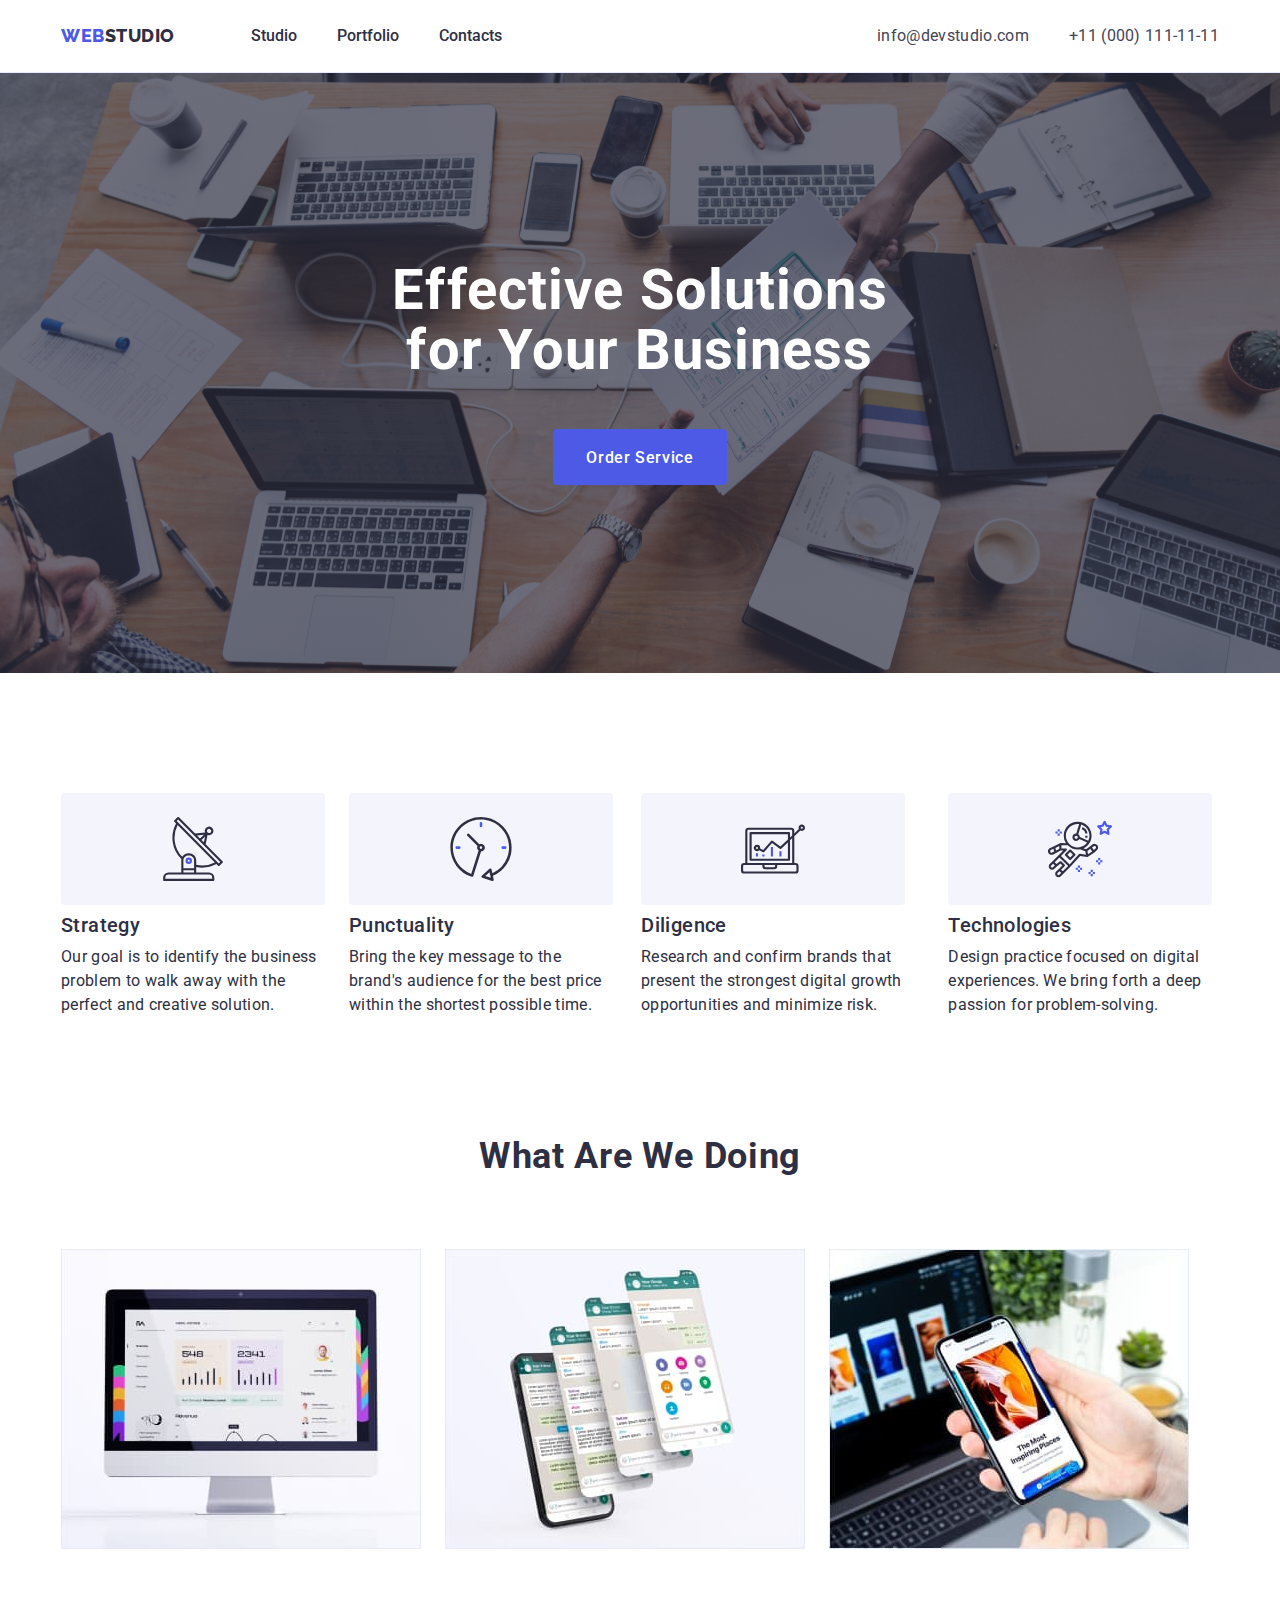
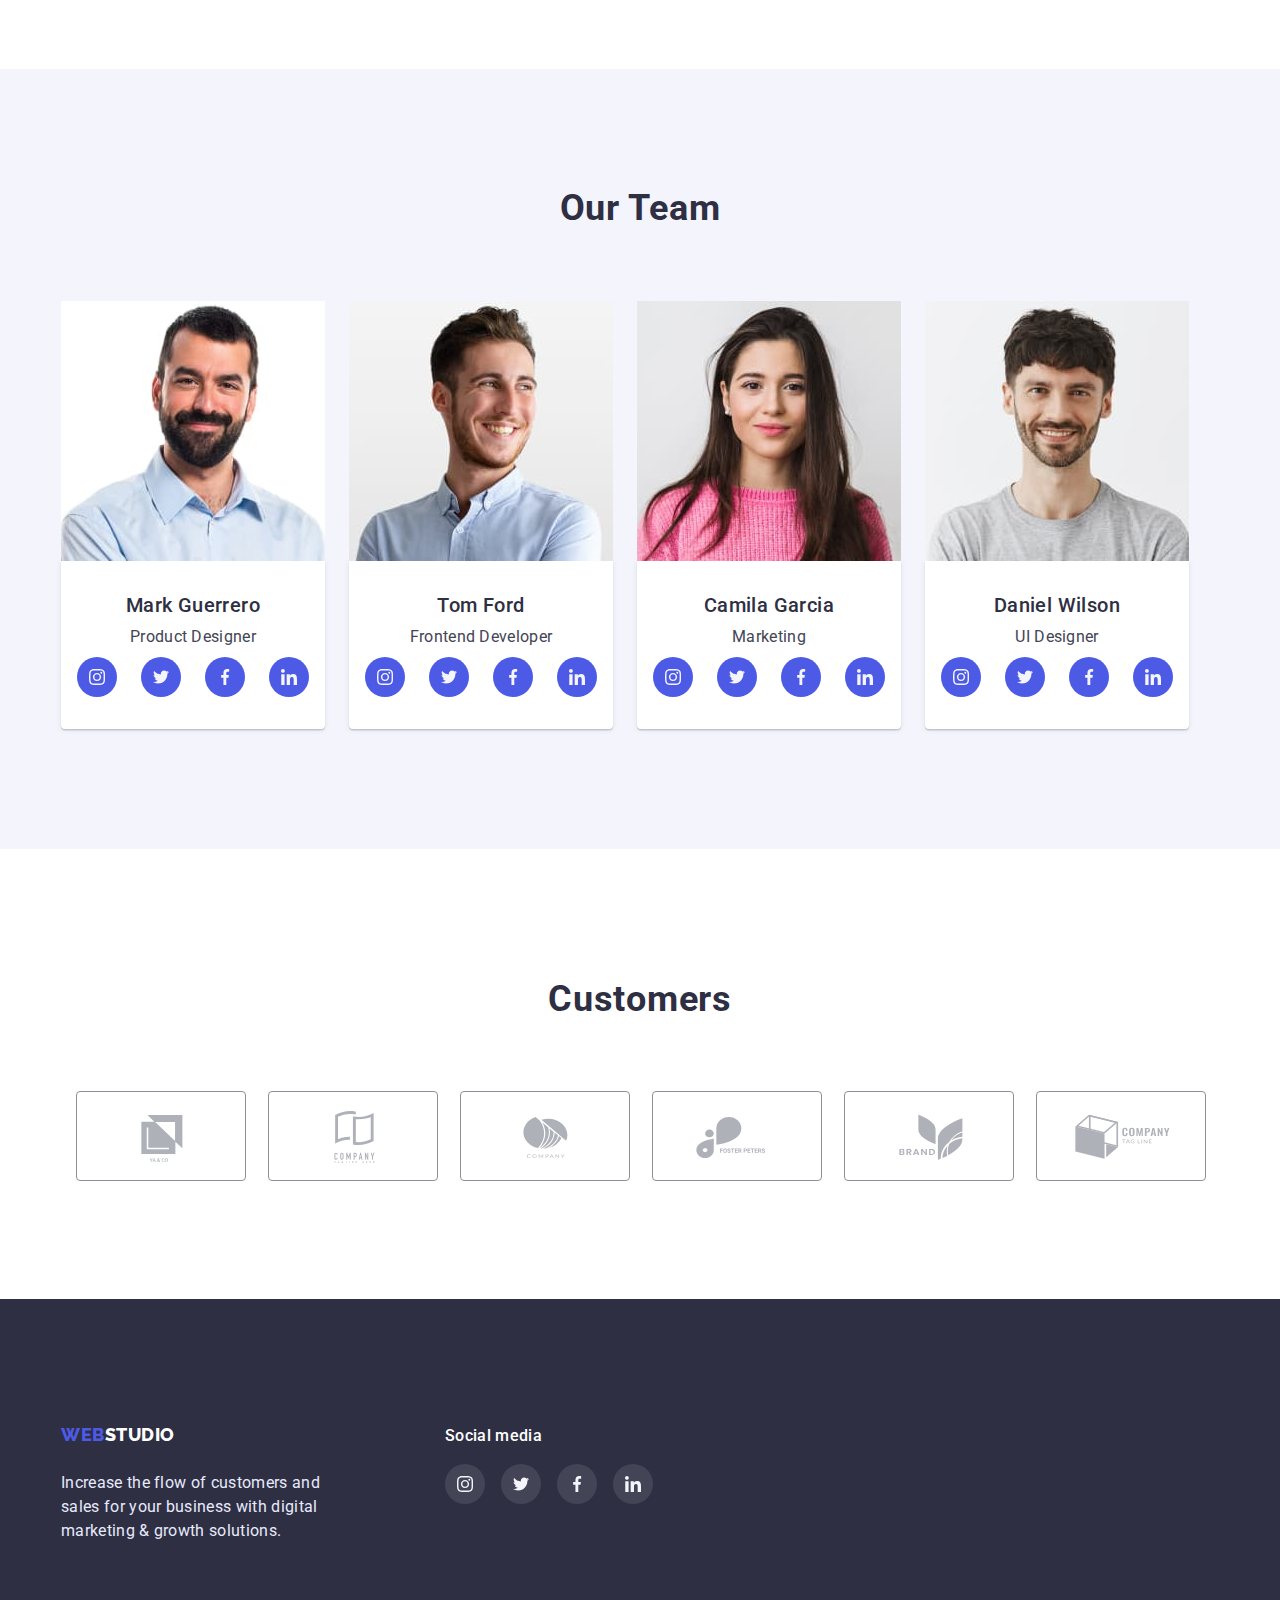
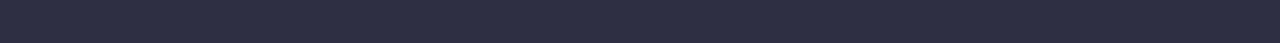
<file: index.html>
<!DOCTYPE html>
<html lang="en">
  <head>
    <meta charset="UTF-8" />
    <meta http-equiv="X-UA-Compatible" content="IE=edge" />
    <meta name="viewport" content="width=device-width, initial-scale=1.0" />
    <link rel="preconnect" href="https://fonts.googleapis.com" />
    <link rel="preconnect" href="https://fonts.gstatic.com" crossorigin />
    <link
      href="https://fonts.googleapis.com/css2?family=Raleway:wght@800&family=Roboto:wght@400;500;700;900&display=swap"
      rel="stylesheet"
    />

    <link
      rel="stylesheet"
      href="https://cdnjs.cloudflare.com/ajax/libs/modern-normalize/1.1.0/modern-normalize.min.css"
      integrity="sha512-wpPYUAdjBVSE4KJnH1VR1HeZfpl1ub8YT/NKx4PuQ5NmX2tKuGu6U/JRp5y+Y8XG2tV+wKQpNHVUX03MfMFn9Q=="
      crossorigin="anonymous"
      referrerpolicy="no-referrer"
    />
    <title>WebStudio</title>
    <link rel="stylesheet" href="./css/styles.css" />
  </head>
  <body>
    <header class="header">
      <div class="container header-container">
        <nav class="nav-header">
          <a href="./index.html" class="logo"
            ><span class="logo-first-part">Web</span
            ><span class="logo-second-part">Studio</span></a
          >
          <ul class="menu-navigation list">
            <li>
              <a class="menu-nav" href="./index.html">Studio</a>
            </li>
            <li>
              <a class="menu-nav" href="./portfolio.html">Portfolio</a>
            </li>
            <li><a class="menu-nav" href>Contacts</a></li>
          </ul>
        </nav>
        <address>
          <ul class="address-navigation list">
            <li>
              <a class="address-nav" href="mailto:info@devstudio.com"
                >info@devstudio.com</a
              >
            </li>
            <li>
              <a class="address-nav" href="tel:+110001111111"
                >+11 (000) 111-11-11</a
              >
            </li>
          </ul>
        </address>
      </div>
    </header>
    <main>
      <section class="section title">
        <div class="container">
          <h1 class="title-desc">Effective Solutions for Your Business</h1>
          <button type="button" class="main-btn">Order Service</button>
        </div>
      </section>

      <section class="section features">
        <div class="container">
          <h2 hidden>"Features">Features</h2>
          <ul class="features list">
            <li >
              <div class="features-items">
                <svg class="icon-antenna"> 
                  <use href="./images/icons.svg#icon-antenna"></use>
                </svg>
              </div>
              <h3 class="features-titles">Strategy</h3>
              <p class="features-desc">
                Our goal is to identify the business problem to walk away with
                the perfect and creative solution.
              </p>
            </li>
            <li>
              <div class="features-items">
                <svg class="icon-clock" > 
                <use href="./images/icons.svg#icon-clock"></use>
                </svg>
              </div>
              <h3 class="features-titles">Punctuality</h3>
              <p class="features-desc">
                Bring the key message to the brand's audience for the best price
                within the shortest possible time.
              </p>
            
            </li>
            <li>
              <div class="features-items">
                <svg class="icon-diagram">
                  <use href="./images/icons.svg#icon-diagram"> </use>
                </svg>
              </div>
              <h3 class="features-titles">Diligence</h3>
              <p class="features-desc">
                Research and confirm brands that present the strongest digital
                growth opportunities and minimize risk.
              </p>
            </li>
            <li>
              <div class="features-items">
                <svg class="icon-astronaut">
                  <use href="./images/icons.svg#icon-astronaut"></use>
                </svg>
              </div>
              <h3 class="features-titles">Technologies</h3>
              <p class="features-desc">
                Design practice focused on digital experiences. We bring forth a
                deep passion for problem-solving.
              </p>
            </li>
          </ul>
        </div>
      </section>

      <section class="section about">
        <div class="container">
          <h2 class="title-aboutus">What are we doing</h2>
          <ul class="about-us list">
            <li class="cards-aboutus">
              <img
                src="./images/img1.jpg"
                alt="Desktop"
                width="360"
                height="300"
              />
            </li>
            <li class="cards-aboutus">
              <img
                src="./images/img2.jpg"
                alt="phones"
                width="360"
                height="300"
              />
            </li>
            <li>
              <img
                src="./images/img3.jpg"
                alt="Desktop and mobile"
                width="360"
                height="300"
              />
            </li>
          </ul>
        </div>
      </section>

      <section class="section our-team">
        <div class="container">
        <h2 class="title-aboutus">Our Team</h2>
          <ul class="team-items list">
          <li class="team-item">
            <img
              src="./images/card1.jpg"
              alt="Mark Guerrero Product
             Designer"
              width="264"
              height="260"
            />
            <div class="team-name">
            <h3 class="title-names">Mark Guerrero</h3>
            <p class="card-desc">Product Designer</p>

            <ul class="list icons">
              <li class="team-icon">
            <a class="social-networks">
              <svg class="inst"> 
                <use href="./images/icons.svg#icon-instagram"> </use>
              </svg>
            </a>
          </li>
            <li class="team-icon">
            <a class="social-networks">
              <svg class="twitter"> 
                <use href="./images/icons.svg#icon-twitter"> </use>
              </svg>
            </a>
          </li>
          <li class="team-icon">
            <a class="social-networks">
              <svg class="facebook"> 
                <use href="./images/icons.svg#icon-facebook"> </use>
              </svg>
            </a>
          </li>
          <li class="team-icon">
            <a class="social-networks">
              <svg class="linkedin"> 
                <use href="./images/icons.svg#icon-linkedin"> </use>
              </svg>
            </a>
          </li>
          </ul>

            </div>
            
          </li>
          <li class="team-item">
            <img
              src="./images/card2.jpg"
              alt="Tom Ford Frontend Developer"
              width="264"
              height="260"
            />
            <div class="team-name">
            <h3 class="title-names">Tom Ford</h3>
            <p class="card-desc">Frontend Developer</p>

            <ul class="list icons">
              <li class="team-icon">
            <a class="social-networks">
              <svg class="inst"> 
                <use href="./images/icons.svg#icon-instagram"> </use>
              </svg>
            </a>
          </li>
          <li class="team-icon">
            <a class="social-networks">
              <svg class="twitter"> 
                <use href="./images/icons.svg#icon-twitter"> </use>
              </svg>
            </a>
          </li>
          <li class="team-icon">
            <a class="social-networks">
              <svg class="facebook"> 
                <use href="./images/icons.svg#icon-facebook"> </use>
              </svg>
            </a>
          </li>
          <li class="team-icon">
            <a class="social-networks">
              <svg class="linkedin"> 
                <use href="./images/icons.svg#icon-linkedin"> </use>
              </svg>
            </a>
          </li>
          </ul>
            </div>
          </li>
          <li class="team-item">
            <img
              src="./images/card3.jpg"
              alt="Camila Garcia Marketing"
              width="264"
              height="260"
            />
            <div class="team-name">
            <h3 class="title-names">Camila Garcia</h3>
            <p class="card-desc">Marketing</p>
            <ul class="list icons">
              <li class="team-icon">
            <a class="social-networks">
              <svg class="inst"> 
                <use href="./images/icons.svg#icon-instagram"> </use>
              </svg>
            </a>     
          </li>
          <li class="team-icon">   
            <a class="social-networks">
              <svg class="twitter"> 
                <use href="./images/icons.svg#icon-twitter"> </use>
              </svg>
            </a>
          </li>  
          <li class="team-icon">
            <a class="social-networks">
              <svg class="facebook"> 
                <use href="./images/icons.svg#icon-facebook"> </use>
              </svg>
            </a>
          </li>
          <li class="team-icon"> 
            <a class="social-networks">
              <svg class="linkedin"> 
                <use href="./images/icons.svg#icon-linkedin"> </use>
              </svg>
            </a>
          </li>
          </ul>
            </div>

          <li class="team-item">
            <img
              src="./images/card4.jpg"
              alt="Daniel Wilson UI Designer"
              width="264"
              height="260"
            />
             <div class="team-name">
            <h3 class="title-names">Daniel Wilson</h3>
            <p class="card-desc">UI Designer</p>
            <ul class="list icons">
              <li class="team-icon">
            <a class="social-networks">
              <svg class="inst"> 
                <use href="./images/icons.svg#icon-instagram"> </use>
              </svg>
            </a>
          </li>
          <li class="team-icon"> 
            <a class="social-networks">
              <svg class="twitter"> 
                <use href="./images/icons.svg#icon-twitter"> </use>
              </svg>
            </a>
          </li>
          <li class="team-icon">  
            <a class="social-networks">
              <svg class="facebook"> 
                <use href="./images/icons.svg#icon-facebook"> </use>
              </svg>
            </a>
          </li>
          <li class="team-icon">
            <a class="social-networks">
              <svg class="linkedin"> 
                <use href="./images/icons.svg#icon-linkedin"> </use>
              </svg>
            </a>
          </li>
          </ul>

            </div>
          </li>
        </ul>
        </div>
      </section>

      <section class="section customers">
        <div class="container">
          <h1 class="title-customers">Customers</h1>
          <ul class="list companies">
            <li class="customers-icons">
              <a class="border-icon">
                <svg class="icon-in-border" width="104" height="56">
                  <use href="./images/icons.svg#icon-Logo-1"></use>
                </svg>
              </a>
            </li>
            <li class="customers-icons">
              <a class="border-icon">
                <svg class="icon-in-border" width="104" height="56">
                  <use href="./images/icons.svg#icon-Logo-2"></use>
                </svg>
              </a>
            </li>
            <li class="customers-icons">
              <a class="border-icon">
                <svg class="icon-in-border" width="104" height="56">
                  <use href="./images/icons.svg#icon-Logo-3"></use>
                </svg>
              </a>
            </li>
            <li class="customers-icons">
              <a class="border-icon">
                <svg class="icon-in-border" width="104" height="56">
                  <use href="./images/icons.svg#icon-Logo-4"></use>
                </svg>
              </a>
            </li>
            <li class="customers-icons">
              <a class="border-icon">
                <svg class="icon-in-border" width="104" height="56">
                  <use href="./images/icons.svg#icon-Logo-5"></use>
                </svg>
              </a>
            </li>
            <li class="customers-icons">
              <a class="border-icon">
                <svg class="icon-in-border" width="104" height="56">
                  <use href="./images/icons.svg#icon-Logo-6"></use>
                </svg>
              </a>
            </li>
          </ul>
        </div>

      </section>

    </main>
    <footer class="footer">
      <div class="container foot-cont">
        <div>
      <a href="./index.html" class="logo"
            ><span class="logo-first-part-footer">Web</span
            ><span class="logo-second-part-footer">Studio</span></a
          >
      <p class="footer-desc">
        Increase the flow of customers and sales for your business with digital
        marketing & growth solutions.
      </p>
    </div>
    <div class="footer-media">
      <h3 class="social-media">Social media</h3>
      <ul class="list icons-footer">
        <li class="team-icon">
      <a class="social-networks-footer">
        <svg class="inst"> 
          <use href="./images/icons.svg#icon-instagram"> </use>
        </svg>
      </a>
    </li>
    <li class="team-icon"> 
      <a class="social-networks-footer">
        <svg class="twitter"> 
          <use href="./images/icons.svg#icon-twitter"> </use>
        </svg>
      </a>
    </li>
    <li class="team-icon">  
      <a class="social-networks-footer">
        <svg class="facebook"> 
          <use href="./images/icons.svg#icon-facebook"> </use>
        </svg>
      </a>
    </li>
    <li class="team-icon">
      <a class="social-networks-footer">
        <svg class="linkedin"> 
          <use href="./images/icons.svg#icon-linkedin"> </use>
        </svg>
      </a>
    </li>
    </ul>
  </div>
</div>
    </footer>
  </body>
</html>
</file>
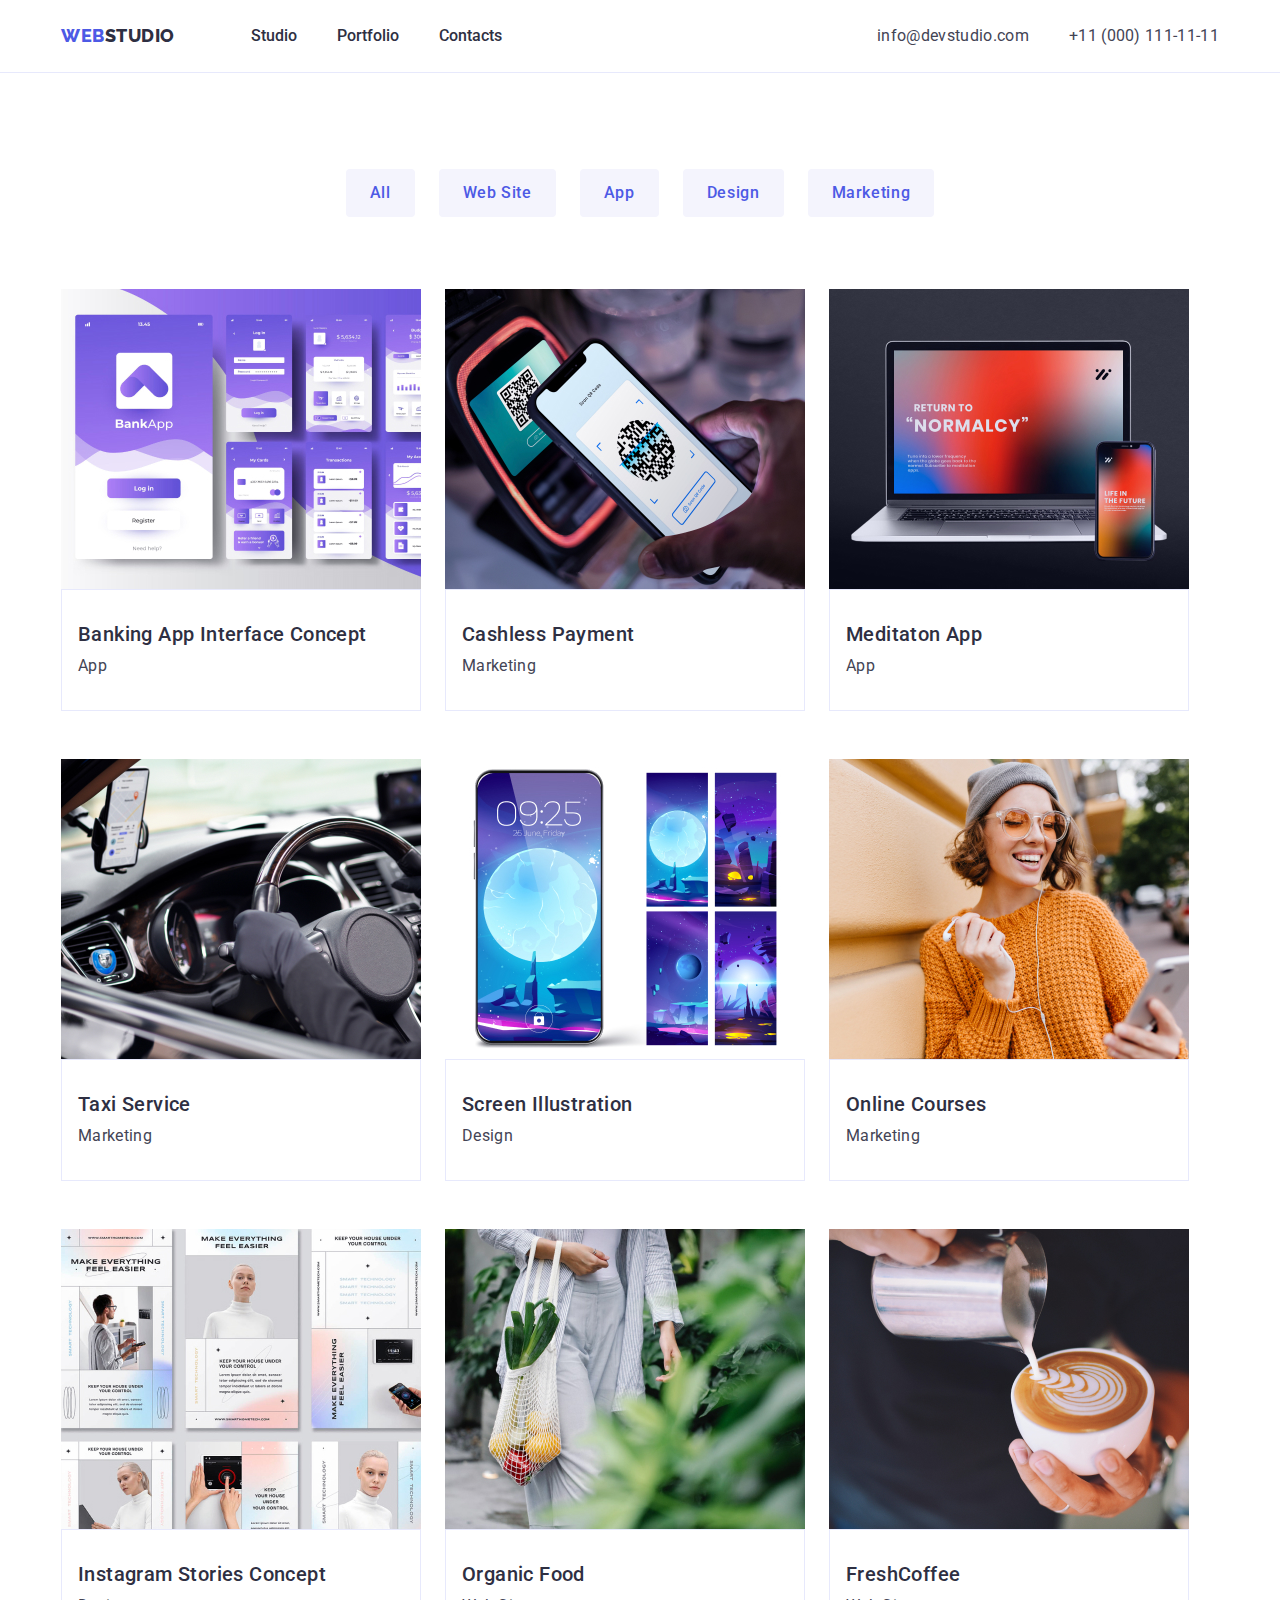
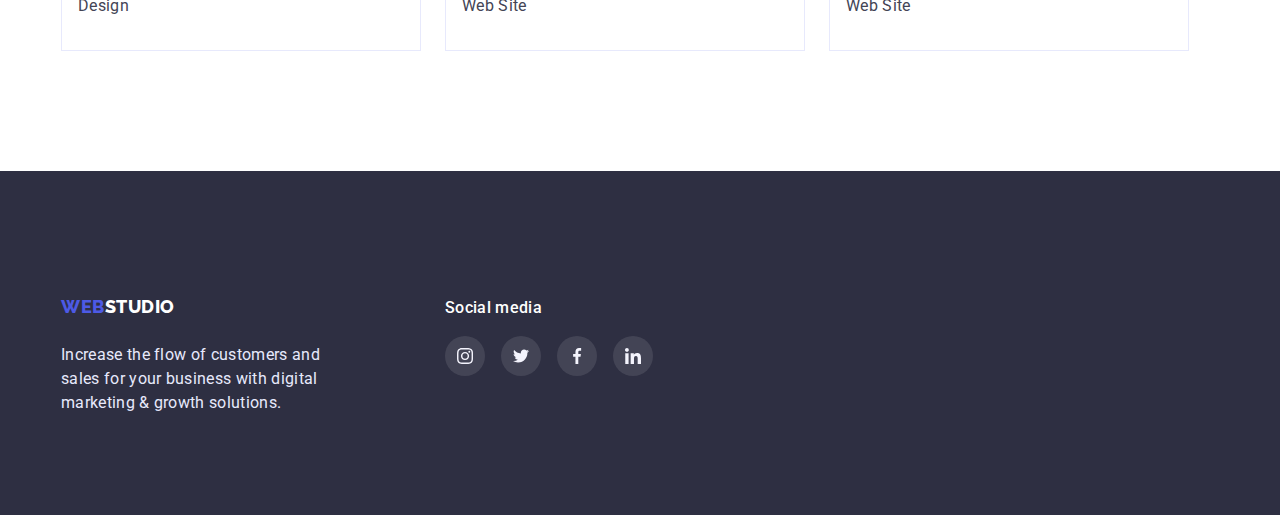
<file: portfolio.html>
<!DOCTYPE html>
<html lang="en">
  <head>
    <meta charset="UTF-8" />
    <meta http-equiv="X-UA-Compatible" content="IE=edge" />
    <meta name="viewport" content="width=device-width, initial-scale=1.0" />
    <link rel="preconnect" href="https://fonts.googleapis.com" />
    <link rel="preconnect" href="https://fonts.gstatic.com" crossorigin />
    <link
      href="https://fonts.googleapis.com/css2?family=Raleway:wght@800&family=Roboto:wght@400;500;700;900&display=swap"
      rel="stylesheet"
    />
    <link
      rel="stylesheet"
      href="https://cdnjs.cloudflare.com/ajax/libs/modern-normalize/1.1.0/modern-normalize.min.css"
      integrity="sha512-wpPYUAdjBVSE4KJnH1VR1HeZfpl1ub8YT/NKx4PuQ5NmX2tKuGu6U/JRp5y+Y8XG2tV+wKQpNHVUX03MfMFn9Q=="
      crossorigin="anonymous"
      referrerpolicy="no-referrer"
    />
    <title>WebStudio</title>
    <link rel="stylesheet" href="./css/styles.css" />
  </head>
  <body>
    <header class="header">
      <div class="container header-container">
        <nav class="nav-header">
          <a href="./index.html" class="logo"
            ><span class="logo-first-part">Web</span
            ><span class="logo-second-part">Studio</span></a
          >
          <ul class="menu-navigation list">
            <li>
              <a class="menu-nav" href="./index.html">Studio</a>
            </li>
            <li>
              <a class="menu-nav" href="./portfolio.html">Portfolio</a>
            </li>
            <li><a class="menu-nav" href>Contacts</a></li>
          </ul>
        </nav>
        <address>
          <ul class="address-navigation list">
            <li>
              <a class="address-nav" href="mailto:info@devstudio.com"
                >info@devstudio.com</a
              >
            </li>
            <li>
              <a class="address-nav" href="tel:+110001111111"
                >+11 (000) 111-11-11</a
              >
            </li>
          </ul>
        </address>
      </div>
    </header>
    <main>
      <section class="portfolio">
        <div class="container buttons-navigation">
          <h1 hidden>Portfolio navigation</h1>
          <ul class="buttons list">
            <li>
              <button class="nav-buttons button-all" type="button">All</button>
            </li>
            <li>
              <button class="nav-buttons button-website" type="button">
                Web Site
              </button>
            </li>
            <li>
              <button class="nav-buttons" type="button">App</button>
            </li>
            <li>
              <button class="nav-buttons" type="button">Design</button>
            </li>
            <li>
              <button class="nav-buttons" type="button">Marketing</button>
            </li>
          </ul>

          <ul class="items list">
            <li class="photo-portfolio">
              <a href="" class="portfolio-link">
              <img
                src="./images/bankingapp.jpg"
                alt="Banking App"
                width="360"
                height="300"
              />
              <div class="portfolio-text">
                <h3 class="caption-cards">Banking App Interface Concept</h3>
                <p class="portfolio-desc">App</p>
              </div>
            </a>
            </li>
            <li class="photo-portfolio">
              <a href="" class="portfolio-link">
              <img
                src="./images/cashlesspayment.jpg"
                alt="cashlesspayment"
                width="360"
                height="300"
              />
              <div class="portfolio-text">
                <h3 class="caption-cards">Cashless Payment</h3>
                <p class="portfolio-desc">Marketing</p>
              </div>
            </a>
            </li>
            <li class="photo-portfolio">
              <a href="" class="portfolio-link">
              <img
                src="./images/meditationapp.jpg"
                alt="meditationapp"
                width="360"
                height="300"
              />
              <div class="portfolio-text">
                <h3 class="caption-cards">Meditaton App</h3>
                <p class="portfolio-desc">App</p>
              </div>
            </a>
            </li>
            <li class="photo-portfolio">
              <a href="" class="portfolio-link">
              <img
                src="./images/TaxiService.jpg"
                alt="TaxiService"
                width="360"
                height="300"
              />
              <div class="portfolio-text">
                <h3 class="caption-cards">Taxi Service</h3>
                <p class="portfolio-desc">Marketing</p>
              </div>
            </a>
            </li>
            <li class="photo-portfolio">
              <a href="" class="portfolio-link">
              <img
                src="./images/ScreenIllustration.jpg"
                alt="ScreenIllustration"
                width="360"
                height="300"
              />
              <div class="portfolio-text">
                <h3 class="caption-cards">Screen Illustration</h3>
                <p class="portfolio-desc">Design</p>
              </div>
            </a>
            </li>
            <li class="photo-portfolio">
              <a href="" class="portfolio-link">
              <img
                src="./images/OnlineCourses.jpg"
                alt="OnlineCourses"
                width="360"
                height="300"
              />
              <div class="portfolio-text">
                <h3 class="caption-cards">Online Courses</h3>
                <p class="portfolio-desc">Marketing</p>
              </div>
            </a>
            </li>
            <li class="photo-portfolio">
              <a href="" class="portfolio-link">
              <img
                src="./images/InstagramStories.jpg"
                alt="InstagramStories"
                width="360"
                height="300"
              />
              <div class="portfolio-text">
                <h3 class="caption-cards">Instagram Stories Concept</h3>
                <p class="portfolio-desc">Design</p>
              </div>
            </a>
            </li>
            <li class="photo-portfolio">
              <a href="" class="portfolio-link">
              <img
                src="./images/OrganicFood.jpg"
                alt="OrganicFood"
                width="360"
                height="300"
              />
              <div class="portfolio-text">
                <h3 class="caption-cards">Organic Food</h3>
                <p class="portfolio-desc">Web Site</p>
              </div>
            </a>
            </li>
            <li class="photo-portfolio">
              <a href="" class="portfolio-link">
              <img
                src="./images/FreshCoffee.jpg"
                alt="FreshCoffee"
                width="360"
                height="300"
              />
              <div class="portfolio-text">
                <h3 class="caption-cards">FreshCoffee</h3>
                <p class="portfolio-desc">Web Site</p>
              </div>
            </a>
            </li>
          </ul>
        </div>
      </section>
    </main>
    <footer class="footer">
      <div class="container foot-cont">
        <div>
      <a href="./index.html" class="logo"
            ><span class="logo-first-part-footer">Web</span
            ><span class="logo-second-part-footer">Studio</span></a
          >
      <p class="footer-desc">
        Increase the flow of customers and sales for your business with digital
        marketing & growth solutions.
      </p>
    </div>
    <div class="footer-media">
      <h3 class="social-media">Social media</h3>
      <ul class="list icons-footer">
        <li class="team-icon">
      <a class="social-networks-footer">
        <svg class="inst"> 
          <use href="./images/icons.svg#icon-instagram"> </use>
        </svg>
      </a>
    </li>
    <li class="team-icon"> 
      <a class="social-networks-footer">
        <svg class="twitter"> 
          <use href="./images/icons.svg#icon-twitter"> </use>
        </svg>
      </a>
    </li>
    <li class="team-icon">  
      <a class="social-networks-footer">
        <svg class="facebook"> 
          <use href="./images/icons.svg#icon-facebook"> </use>
        </svg>
      </a>
    </li>
    <li class="team-icon">
      <a class="social-networks-footer">
        <svg class="linkedin"> 
          <use href="./images/icons.svg#icon-linkedin"> </use>
        </svg>
      </a>
    </li>
    </ul>
  </div>
</div>
    </footer>
  </body>
</html>
</file>
<file: css/styles.css>
:root {
    --icon-hover:#31D0AA;
    --icon-color:#AFB1B8;
    --primary-text-color: #2E2F42;
        --primary-bg-color: #ffffff;
        --hero-background-color: #2E2F42;
        --team-background-color: #F4F4FD;
        --accent-color: #4D5AE5;
        --accent-color-btn: #404BBF;
        --description-features: #2E2F42;
        --address-color: #434455;
        --btn-background-color: #E7E9FC
}

* {
    margin: 0;
    padding: 0;
    border: 0;
}

body {
        font-family: 'Roboto', sans-serif;
        background-color: var(--primary-bg-color);
        color: var(--primary-text-color);
}

p,
h1,
h2,
h3,
h4,
h5,
h6 {
    margin: 0;
}

ul {
    margin: 0;
    padding: 0;
}

img {
    display: block;
    margin: 0;
    padding: 0;
    max-width: 100%;
    height: auto;
}

.list {
    text-decoration: none;
    list-style: none;
    display: flex;
}

.section{
    padding-top: 120px;
    padding-bottom: 120px;
}

.container {

    max-width: 1158px;
    margin: 0 auto;
    padding: 0 15px;
}

.header {
    border-bottom: 1px solid #E7E9FC;
}

.header-container {
    display: flex;
}

.nav-header {
    display: flex;
    margin-right: auto;
}

.logo {
    display: block;
    margin-right: 76px;
    padding-top: 24px;
    padding-bottom: 24px;
    font-family: 'Raleway', sans-serif;
    font-weight: 800;
    font-size: 18px;
    line-height: 1.33;
    text-transform: uppercase;
    text-decoration: none;
    letter-spacing: 0.03em;
}

.logo-first-part {
    color: var(--accent-color);
    padding-top: 24px;
    padding-bottom: 24px;
}

.logo-second-part {
    color: var(--primary-text-color);
    padding-top: 24px;
    padding-bottom: 24px;
}

.menu-navigation {
    display: flex;
    gap: 40px;
}

.menu-nav {
    padding: 24px 0;
    display: flex;
    text-decoration: none;
    color: var(--primary-text-color);
    font-weight: 500;
    font-size: 16px;
    line-height: 1.5;
}

.address-navigation {
display: flex;
gap: 40px;
padding: 24px 0;
justify-content: flex-end;
}

.address-nav {
    display: flex;
     color: var(--address-color);
     text-decoration: none;
     font-style: normal;
     font-weight: 400;
     font-size: 16px;
     line-height: 1.5;
     letter-spacing: 0.02em;
}

.address-nav:hover {
    color: var(--accent-color);
}

.menu-nav:hover {
    color: var(--accent-color);
}

.menu-nav:active {
    color: var(--accent-color-btn);
}

.title{
    background-image: linear-gradient(rgba(46, 47, 66, 0.7), rgba(46, 47, 66, 0.7)),
    url(../images/bgHero.jpg);
    background-size: cover;
    padding-top: 188px;
    padding-bottom: 188px;
    margin-left: auto;
    margin-right: auto;
    background-color: var(--hero-background-color);
    text-align: center
}

.title-desc {
    width: 500px;
    color: var(--primary-bg-color);
    font-weight: 700;
    font-size: 56px;
    line-height: 1.07;
    text-align: center;
    letter-spacing: 0.02em;

    margin-right: auto;
    margin-left: auto;
    margin-bottom: 48px;
}

.main-btn {
    display: inline-block;
    min-width: 169px;
    height: 56px;
    border-radius: 4px;
    border: 1px solid var(--accent-color);
    padding: 16px 32px;
    background-color: var(--accent-color);
    color: #ffffff;
    font-family: inherit;
    cursor: pointer;
    align-items: center;
    font-weight: 500;
    font-size: 16px;
    line-height: 1.5;
    letter-spacing: 0.04em;
}

.main-btn:hover {
 background-color: var(--accent-color-btn);
 color: white;
}

.main-btn:focus {
    color: var(--accent-color);
}

/* 2 cекція */

.features-items{
    display: flex;
    border-radius: 4px;
    width: 264px;
    height: 112px;
    margin-bottom: 8px;
    justify-content: center;
    align-items: center;
    background-color: var(--team-background-color)
}

.icon-antenna{
width: 64px;
height: 64px;
}

.icon-clock{
    width: 64px;
    height: 64px;
}

.icon-diagram{
    width: 64px;
    height: 64px;
}

.icon-astronaut{
    width: 64px;
    height: 64px;
}

.features{
    display: flex;
    gap: 24px;
}

.features-titles {
    margin-bottom: 8px;
    color: var(--primary-text-color);
        font-weight: 500;
        font-size: 20px;
        line-height: 1.2;
        letter-spacing: 0.02em;
}

.features-desc {
    color: var(--description-features);
    font-weight: 400;
        font-size: 16px;
        line-height: 1.5;
        letter-spacing: 0.02em;
}

/* 3 секція */

.about {
    padding-top: 0;
}

.title-aboutus {
    margin-bottom: 72px;
    display: flex;
    text-align: center;
    justify-content: center;
    text-transform: capitalize;
    color: var(--primary-text-color);
    font-weight: 700;
    font-size: 36px;
    line-height: 1.11;
    letter-spacing: 0.02em;
}

.about-us{
    display: flex;
    gap: 24px;
    margin-left: auto;
    margin-right: auto;
    
}

.cards-aboutus {

}

/* секція 4 */

.our-team{
padding-bottom: 120px;
}

.team-items {
    display: flex;
    gap: 24px;
}

.team-name{
    padding: 32px 16px;
    background-color: var(--primary-bg-color);
    box-shadow: 0px 1px 6px rgba(46, 47, 66, 0.08),
    0px 1px 1px rgba(46, 47, 66, 0.16), 0px 2px 1px rgba(46, 47, 66, 0.08);
    border-radius: 0px 0px 4px 4px;
    }

.our-team {
    background-color: var(--team-background-color);
}

.title-names {
    text-align: center;
    margin-bottom: 8px;
    color: var(--primary-text-color);
    font-weight: 500;
    font-size: 20px;
    line-height: 24px;
    letter-spacing: 0.02em;
}

.card-desc {
    text-align: center;
    color: var(--address-color);
    font-weight: 400;
    font-size: 16px;
    line-height: 1.5;
    letter-spacing: 0.02em;
}

.icons{
display: flex;
gap: 24px;
padding-top: 8px;
}

.social-networks{
    display: flex;
    justify-content: center;
    align-items: center;
    background-color: var(--accent-color);
    width: 40px;
    height: 40px;
    border-radius: 50%;
    cursor: pointer;
}

.social-networks:hover,
.social-networks:focus{
background-color: var(--accent-color-btn);
}

.inst{
    width: 16px;
    height: 16px;
}


.twitter{
    width: 16px;
    height: 16px;
}

.facebook{
width: 16px;
height: 16px;
}

.linkedin{
    width: 16px;
    height: 16px;
}

/* 4 cекція Customers*/

.customers{
padding-top: 130px;
padding-bottom: 120px;
}

.title-customers{
    color: var(--primary-text-color);
    font-family: 'Roboto';
    font-style: normal;
    font-weight: 700;
    font-size: 36px;
    line-height: 40px;
    text-align: center;
    letter-spacing: 0.02em;
    text-transform: capitalize;
    margin-bottom: 72px;
}

.companies{
    display: flex;
    align-items: center;
    justify-content: center;
    gap: 24px;
}

.customers-icons{
    width: 168px;
    height: 88px;
    cursor: pointer;
}

.border-icon{
    display: flex;
    justify-content: center;
    align-items: center;
    border: 1px solid #8E8F99;
    border-radius: 4px;
    width:100%;
    height:100%; 
    color: var(--icon-color);
}

.border-icon:hover,
.border-icon:focus{
    border-color: var(--accent-color-btn);
    color: var(--accent-color-btn);
}

.icon-in-border{
    fill: currentColor;
}




/* футер */

.footer {
    padding-top: 100px;
    padding-bottom: 100px;
    background-color: var(--hero-background-color);
}


.footer-desc {
    width: 264px;
    color: var(--btn-background-color);
    font-weight: 400;
    font-size: 16px;
    line-height: 1.5;
    letter-spacing: 0.02em;
}

.logo-first-part-footer{
    color: var(--accent-color);
    margin-bottom: 8px;
}

.logo-second-part-footer {
    text-decoration: none;
        color: #ffffff;
        font-family: 'Raleway';
        font-weight: 800;
        font-size: 18px;
        line-height: 1.16;
}

.social-media{
font-family: 'Roboto';
font-style: normal;
font-weight: 500;
font-size: 16px;
line-height: 1.5;
letter-spacing: 0.02em;
color: var(--primary-bg-color);
margin-bottom: 16px;
}

.icons-footer{
display: flex;
gap: 16px;
justify-content: center;
align-items: center;
}

.foot-cont{
    display: flex;
    align-items: baseline;
}

.footer-media{
    margin-left: 120px;
    align-items: center;
    justify-content: center;
}

.social-networks-footer{
    display: flex;
    justify-content: center;
    align-items: center;
    background-color: rgba(255, 255, 255, 0.1);
    width: 40px;
    height: 40px;
    border-radius: 50%;
    cursor: pointer;
}

.social-networks-footer:hover,
.social-networks-footer:focus{
background-color: var(--icon-hover) ;
}

/* ПОРТФОЛІО */

.portfolio{
    padding-top: 96px;
    padding-bottom: 120px;
}

.buttons {
    display: flex;
    gap: 24px;
    justify-content: center;
    margin-bottom: 72px;
    cursor: pointer;
}


.nav-buttons {
    padding: 12px 24px;

    font-family: inherit;
        font-weight: 500;
        font-size: 16px;
        line-height: 1.5;
        letter-spacing: 0.04em;
        cursor: pointer;
        color: var(--accent-color);
        background: var(--team-background-color);
        border-radius: 4px;
        border: var(--btn-background-color);
    }

.nav-buttons:hover,
.nav-buttons:focus {
color: var(--primary-bg-color);
background-color: var(--accent-color);
box-shadow: 0px 3px 1px rgba(0, 0, 0, 0.1), 0px 2px 1px rgba(0, 0, 0, 0.08), 0px 2px 2px rgba(0, 0, 0, 0.12);

}

.items {
    display: flex;
    flex-wrap: wrap;
    row-gap: 48px;
    column-gap: 24px;
}

.portfolio-text {
border: 1px solid #E7E9FC;
flex-direction: column;
    justify-content: center;
    align-items: flex-start;
    padding: 32px 16px;
    background-color: var(--primary-bg-color);
}

.portfolio-link{
    display: block;
    text-decoration: none;
}

.portfolio-link:hover,
.portfolio-link:focus {
    box-shadow: 0px 1px 6px rgba(46, 47, 66, 0.08), 0px 1px 1px rgba(46, 47, 66, 0.16), 0px 2px 1px rgba(46, 47, 66, 0.08);
}

.caption-cards {
    margin-bottom: 8px;
    color: var(--description-features);
    font-weight: 500;
        font-size: 20px;
        line-height: 1.2;
        letter-spacing: 0.02em;
}

.portfolio-desc {
    color: var(--address-color);
    font-weight: 400;
        font-size: 16px;
        line-height: 1.5;
        letter-spacing: 0.02em;
}

.portfolio-link:hover,
.portfolio-link:focus {
    box-shadow: 0px 1px 6px rgba(46, 47, 66, 0.08), 0px 1px 1px rgba(46, 47, 66, 0.16), 0px 2px 1px rgba(46, 47, 66, 0.08);
}
</file>
